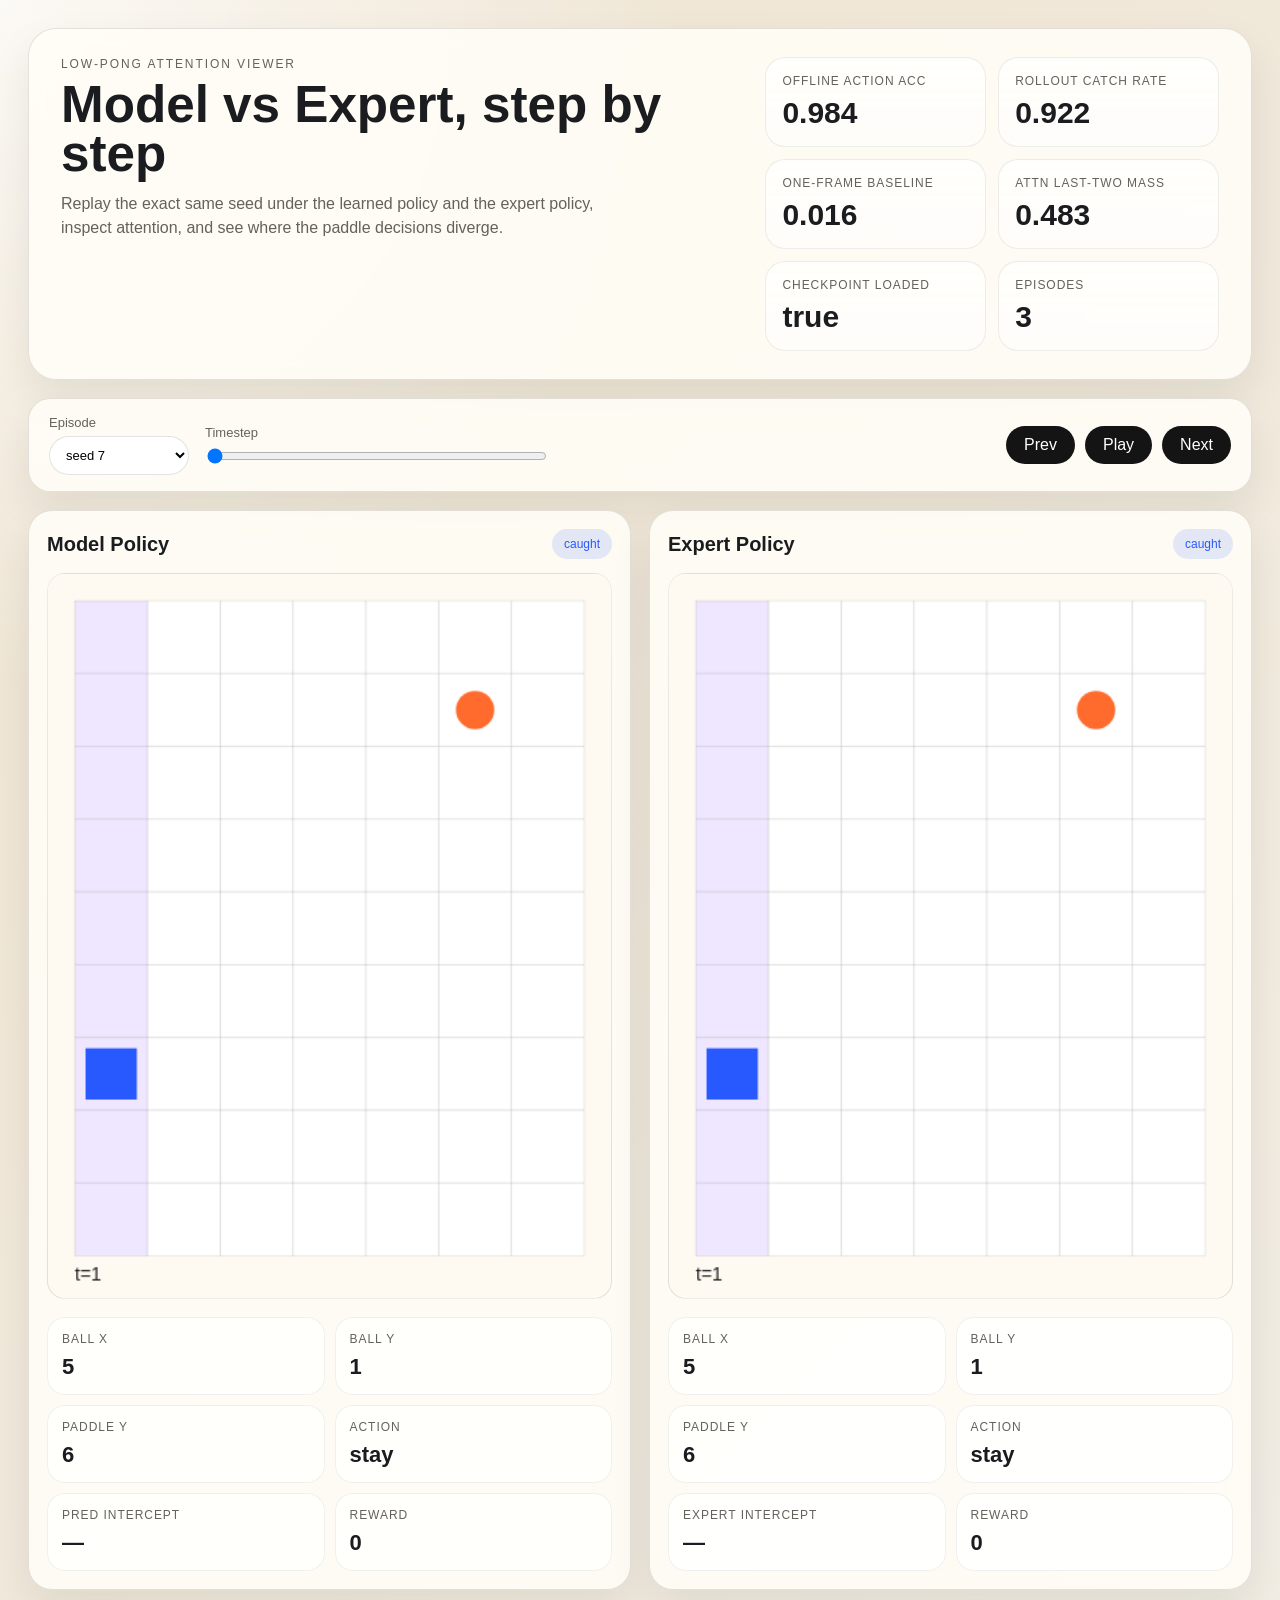
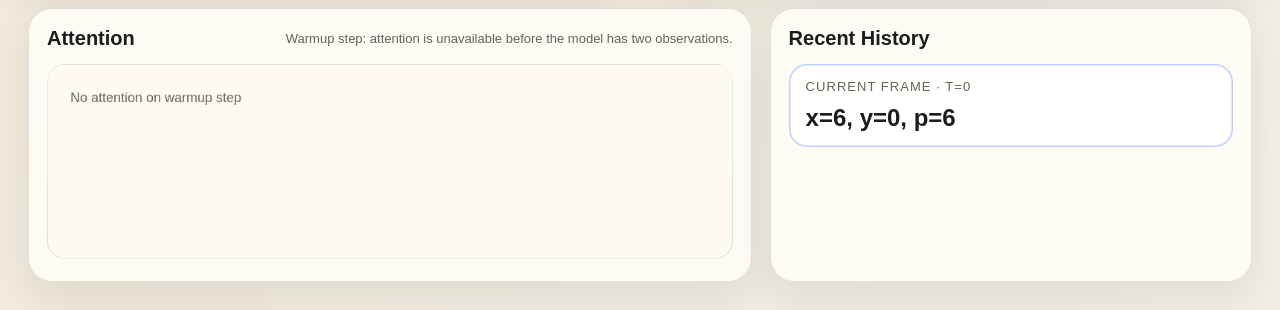
<file: .agents/sandbox/2026-04-17/00-04-16+pong-attention-docs/tmp/web_demo/index.html>
<!doctype html>
<html lang="en">
  <head>
    <meta charset="utf-8" />
    <meta name="viewport" content="width=device-width, initial-scale=1" />
    <title>Low-Pong Attention Demo</title>
    <link rel="stylesheet" href="./styles.css" />
  </head>
  <body>
    <div class="shell">
      <header class="hero">
        <div>
          <p class="eyebrow">Low-Pong Attention Viewer</p>
          <h1>Model vs Expert, step by step</h1>
          <p class="subtitle">
            Replay the exact same seed under the learned policy and the expert policy, inspect attention, and see where the paddle decisions diverge.
          </p>
        </div>
        <div class="hero-metrics" id="heroMetrics"></div>
      </header>

      <section class="control-bar">
        <label>
          Episode
          <select id="episodeSelect"></select>
        </label>
        <label>
          Timestep
          <input id="stepSlider" type="range" min="0" max="0" value="0" />
        </label>
        <div class="button-row">
          <button id="prevBtn">Prev</button>
          <button id="playBtn">Play</button>
          <button id="nextBtn">Next</button>
        </div>
      </section>

      <section class="compare-grid">
        <article class="panel">
          <div class="panel-header">
            <h2>Model Policy</h2>
            <span id="modelOutcome" class="pill"></span>
          </div>
          <canvas id="modelBoard" width="420" height="540"></canvas>
          <div id="modelInfo" class="info-grid"></div>
        </article>

        <article class="panel">
          <div class="panel-header">
            <h2>Expert Policy</h2>
            <span id="expertOutcome" class="pill"></span>
          </div>
          <canvas id="expertBoard" width="420" height="540"></canvas>
          <div id="expertInfo" class="info-grid"></div>
        </article>
      </section>

      <section class="detail-grid">
        <article class="panel">
          <div class="panel-header">
            <h2>Attention</h2>
            <span id="attentionNote" class="muted"></span>
          </div>
          <canvas id="attentionCanvas" width="920" height="260"></canvas>
        </article>

        <article class="panel">
          <div class="panel-header">
            <h2>Recent History</h2>
          </div>
          <div id="historyCards" class="history-cards"></div>
        </article>
      </section>
    </div>

    <script src="./app.js" type="module"></script>
  </body>
</html>
</file>
<file: .agents/sandbox/2026-04-17/00-04-16+pong-attention-docs/tmp/web_demo/styles.css>
:root {
  --bg: #f2eee6;
  --panel: rgba(255, 253, 247, 0.9);
  --ink: #1b1c1f;
  --muted: #65615b;
  --line: rgba(27, 28, 31, 0.12);
  --blue: #2759ff;
  --orange: #ff6b2c;
  --sage: #85a094;
  --sand: #d7c3a3;
  --accent: #141414;
  --shadow: 0 18px 40px rgba(31, 26, 19, 0.08);
}

* {
  box-sizing: border-box;
}

body {
  margin: 0;
  font-family: "Avenir Next", "Helvetica Neue", sans-serif;
  color: var(--ink);
  background:
    radial-gradient(circle at top left, rgba(255, 255, 255, 0.8), transparent 30%),
    linear-gradient(135deg, #efe4d1, var(--bg));
}

.shell {
  max-width: 1480px;
  margin: 0 auto;
  padding: 28px;
}

.hero,
.control-bar,
.panel {
  background: var(--panel);
  backdrop-filter: blur(10px);
  border: 1px solid var(--line);
  box-shadow: var(--shadow);
}

.hero {
  border-radius: 28px;
  padding: 28px 32px;
  display: grid;
  grid-template-columns: 1.5fr 1fr;
  gap: 24px;
  align-items: start;
}

.eyebrow {
  margin: 0 0 10px;
  text-transform: uppercase;
  letter-spacing: 0.16em;
  font-size: 12px;
  color: var(--muted);
}

h1 {
  margin: 0;
  font-size: clamp(32px, 4vw, 52px);
  line-height: 0.95;
}

.subtitle {
  margin: 14px 0 0;
  max-width: 64ch;
  color: var(--muted);
  line-height: 1.5;
}

.hero-metrics {
  display: grid;
  grid-template-columns: repeat(2, minmax(0, 1fr));
  gap: 12px;
}

.metric-card {
  border-radius: 20px;
  padding: 16px;
  background: linear-gradient(180deg, rgba(255,255,255,0.78), rgba(255,255,255,0.48));
  border: 1px solid rgba(27, 28, 31, 0.08);
}

.metric-card .label {
  font-size: 12px;
  color: var(--muted);
  text-transform: uppercase;
  letter-spacing: 0.08em;
}

.metric-card .value {
  margin-top: 8px;
  font-size: 30px;
  font-weight: 700;
}

.control-bar {
  margin-top: 18px;
  border-radius: 22px;
  padding: 16px 20px;
  display: flex;
  gap: 16px;
  align-items: center;
  flex-wrap: wrap;
}

.control-bar label {
  display: grid;
  gap: 6px;
  font-size: 13px;
  color: var(--muted);
}

.control-bar select,
.control-bar input[type="range"],
.control-bar button {
  font: inherit;
}

.control-bar select {
  min-width: 140px;
  padding: 10px 12px;
  border-radius: 999px;
  border: 1px solid var(--line);
  background: white;
}

.control-bar input[type="range"] {
  width: min(340px, 58vw);
}

.button-row {
  display: flex;
  gap: 10px;
  margin-left: auto;
}

.button-row button {
  border: 0;
  border-radius: 999px;
  padding: 10px 18px;
  background: var(--accent);
  color: white;
  cursor: pointer;
}

.button-row button:hover {
  opacity: 0.92;
}

.compare-grid,
.detail-grid {
  display: grid;
  gap: 18px;
  margin-top: 18px;
}

.compare-grid {
  grid-template-columns: repeat(2, minmax(0, 1fr));
}

.detail-grid {
  grid-template-columns: 1.2fr 0.8fr;
}

.panel {
  border-radius: 24px;
  padding: 18px;
}

.panel-header {
  display: flex;
  align-items: center;
  justify-content: space-between;
  margin-bottom: 14px;
}

.panel h2 {
  margin: 0;
  font-size: 20px;
}

.pill {
  border-radius: 999px;
  padding: 8px 12px;
  font-size: 12px;
  background: rgba(39, 89, 255, 0.12);
  color: var(--blue);
}

.pill.fail {
  background: rgba(255, 107, 44, 0.12);
  color: var(--orange);
}

.muted {
  font-size: 13px;
  color: var(--muted);
}

canvas {
  width: 100%;
  max-width: 100%;
  border-radius: 18px;
  background: linear-gradient(180deg, #fffdf7, #f4efe6);
  border: 1px solid rgba(27, 28, 31, 0.08);
}

.info-grid {
  margin-top: 14px;
  display: grid;
  grid-template-columns: repeat(2, minmax(0, 1fr));
  gap: 10px;
}

.info-item {
  border-radius: 18px;
  padding: 14px;
  background: rgba(255,255,255,0.72);
  border: 1px solid rgba(27, 28, 31, 0.06);
}

.info-item .label {
  font-size: 12px;
  text-transform: uppercase;
  letter-spacing: 0.08em;
  color: var(--muted);
}

.info-item .value {
  margin-top: 8px;
  font-size: 22px;
  font-weight: 700;
}

.history-cards {
  display: grid;
  gap: 12px;
}

.history-card {
  padding: 14px 16px;
  border-radius: 18px;
  background: rgba(255,255,255,0.72);
  border: 1px solid rgba(27, 28, 31, 0.06);
}

.history-card.current {
  border-color: rgba(39, 89, 255, 0.3);
  box-shadow: inset 0 0 0 1px rgba(39, 89, 255, 0.14);
}

.history-card .title {
  font-size: 13px;
  color: var(--muted);
  text-transform: uppercase;
  letter-spacing: 0.08em;
}

.history-card .coords {
  margin-top: 10px;
  font-size: 24px;
  font-weight: 700;
}

@media (max-width: 1100px) {
  .hero,
  .compare-grid,
  .detail-grid {
    grid-template-columns: 1fr;
  }

  .button-row {
    margin-left: 0;
  }
}
</file>
